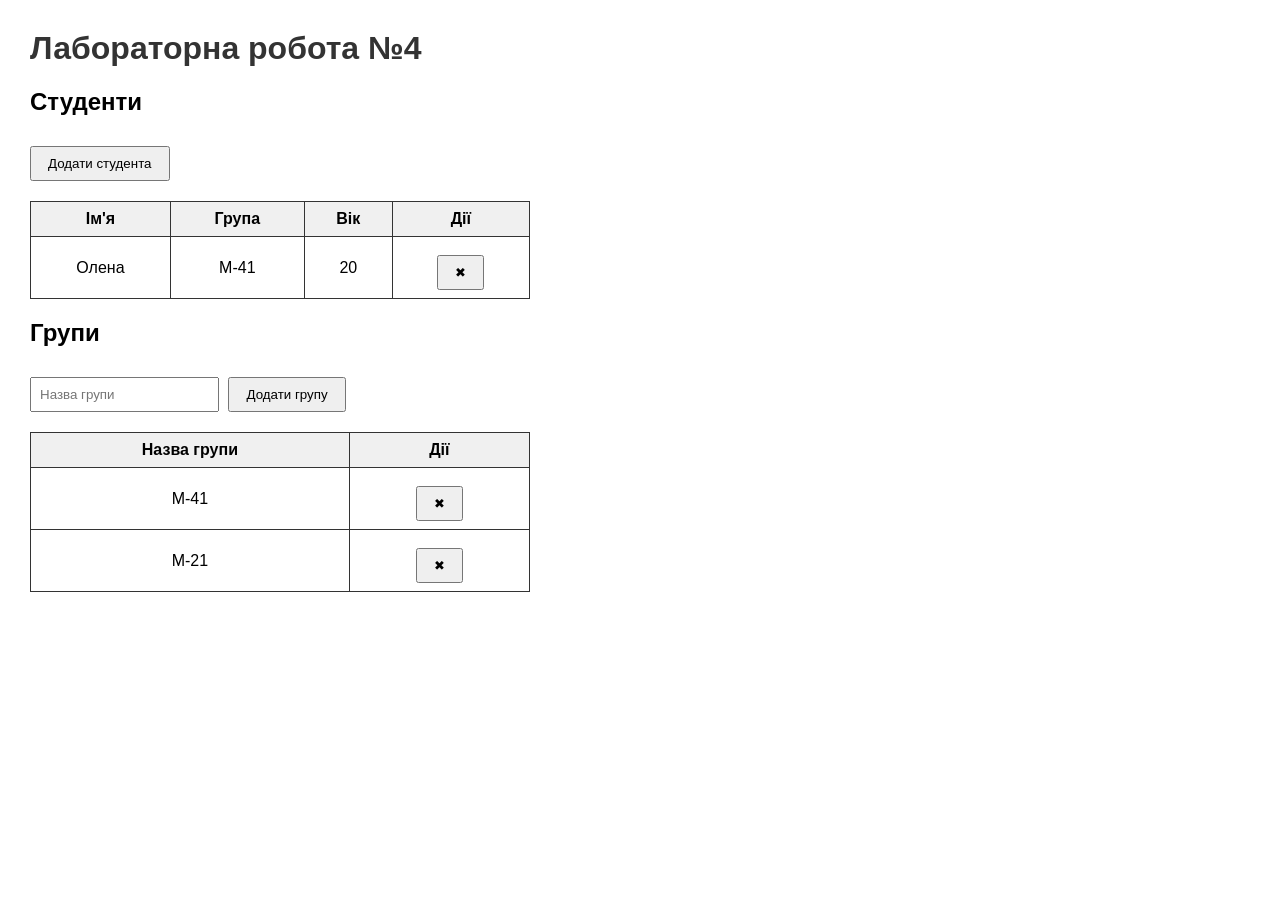
<file: index.html>
<!DOCTYPE html>
<html lang="uk">
<head>
    <meta charset="UTF-8">
    <meta name="viewport" content="width=device-width, initial-scale=1.0">
    <title>Лабораторна робота №4</title>
    <link rel="stylesheet" href="style.css">
</head>

<body>

    <h1>Лабораторна робота №4</h1>

    <h2>Студенти</h2>

    <button id="addButton">Додати студента</button>

    <form id="addForm" style="display: none;">
        <input type="text" id="name" placeholder="Ім'я" required>

        <select id="group" required></select>

        <input type="number" id="age" placeholder="Вік" required>

        <button type="submit">Зберегти</button>
    </form>

    <table>
        <thead>
            <tr>
                <th>Ім'я</th>
                <th>Група</th>
                <th>Вік</th>
                <th>Дії</th>
            </tr>
        </thead>

        <tbody id="tableBody"></tbody>
    </table>


    <h2>Групи</h2>

    <form id="groupForm">
        <input type="text" id="groupName" placeholder="Назва групи" required>
        <button type="submit">Додати групу</button>
    </form>

    <table>
        <thead>
            <tr>
    <th>Назва групи</th>
    <th>Дії</th>
            </tr>
        </thead>

        <tbody id="groupTableBody"></tbody>
    </table>

    <script src="script.js"></script>

</body>
</html>
</file>
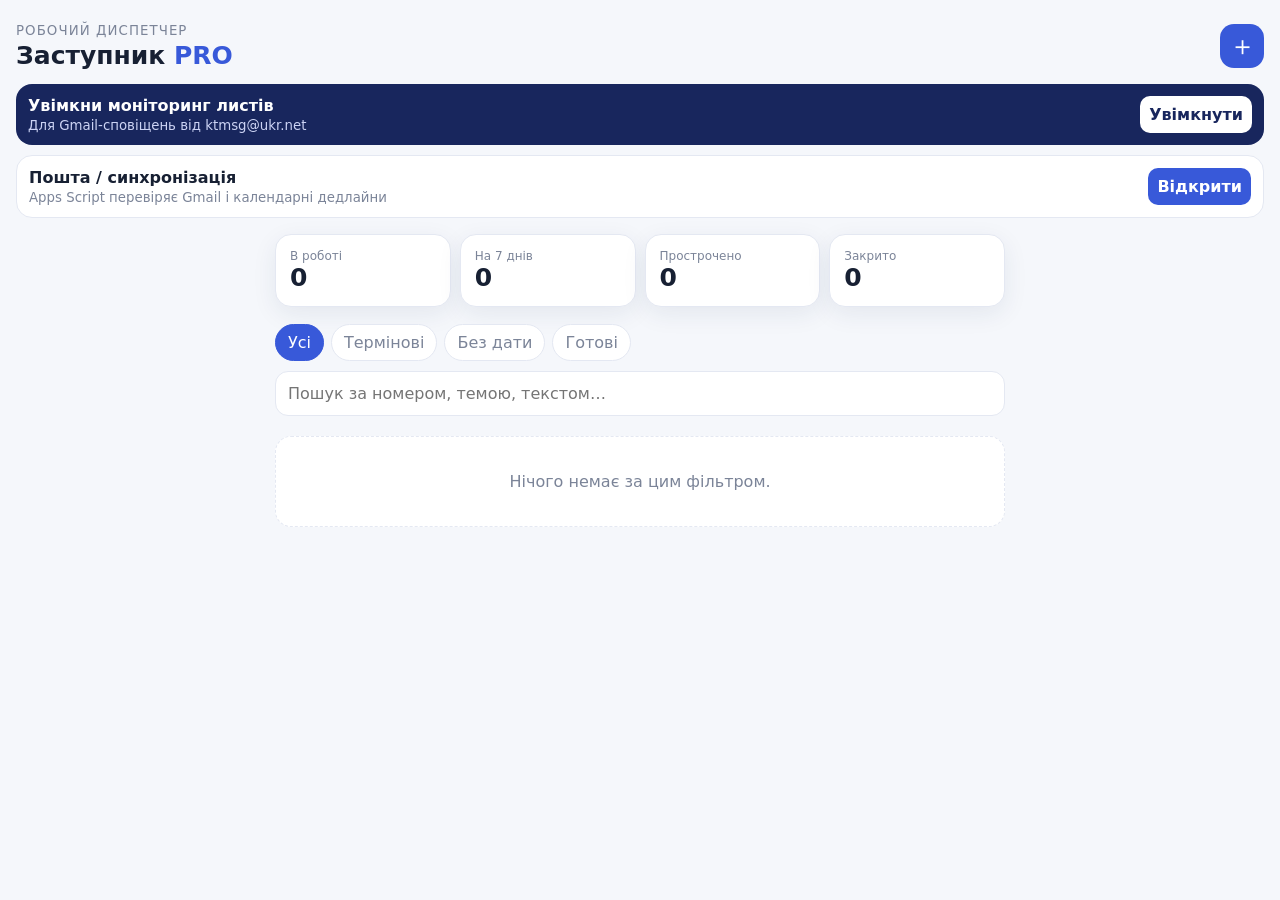
<file: zpro/app/src/main/assets/www/index.html>
<!doctype html><html lang="uk"><head><meta charset="utf-8"><meta name="viewport" content="width=device-width,initial-scale=1,viewport-fit=cover"><meta name="theme-color" content="#3859D9"><title>Заступник PRO</title><link rel="stylesheet" href="styles.css"></head><body>
<header><div><small>Робочий диспетчер</small><h1>Заступник <span>PRO</span></h1></div><button class="add" onclick="quickAdd()">＋</button></header>
<div id="access" class="banner hidden"><div><b>Увімкни моніторинг листів</b><small>Для Gmail-сповіщень від ktmsg@ukr.net</small></div><button onclick="Android.openNotificationAccess()">Увімкнути</button></div><div class="banner" style="background:#fff;color:#172033;border:1px solid #e4e8f2"><div><b>Пошта / синхронізація</b><small style="color:#7b8498">Apps Script перевіряє Gmail і календарні дедлайни</small></div><button style="background:#3859D9;color:#fff" onclick="Android.openMailSync()">Відкрити</button></div>
<main>
<section class="stats"><div><small>В роботі</small><b id="stOpen">0</b></div><div><small>На 7 днів</small><b id="stWeek">0</b></div><div><small>Прострочено</small><b id="stOver">0</b></div><div><small>Закрито</small><b id="stDone">0</b></div></section>
<div class="tabs"><button class="tab active" data-f="all">Усі</button><button class="tab" data-f="urgent">Термінові</button><button class="tab" data-f="nodate">Без дати</button><button class="tab" data-f="done">Готові</button></div>
<input id="search" class="search" placeholder="Пошук за номером, темою, текстом…" oninput="renderTasks()">
<div id="tasks"></div>
</main>
<div id="modal" class="modal hidden"><div class="sheet"><button class="close" onclick="closeModal()">×</button><div id="modalBody"></div></div></div>
<script src="app.js"></script></body></html>
</file>
<file: style.css>
body {
    font-family: Arial, sans-serif;
    margin: 30px;
}

h1 {
    color: #333;
}

button {
    padding: 8px 16px;
    margin-top: 10px;
    cursor: pointer;
}

form {
    margin-top: 20px;
}

input {
    padding: 8px;
    margin-right: 5px;
}

table {
    margin-top: 20px;
    border-collapse: collapse;
    width: 500px;
}

th,
td {
    border: 1px solid #333;
    padding: 8px;
    text-align: center;
}

th {
    background-color: #f0f0f0;
}
</file>
<file: zpro/app/src/main/assets/www/styles.css>
:root{--bg:#f5f7fb;--card:#fff;--text:#172033;--muted:#7b8498;--primary:#3859d9;--line:#e4e8f2;--red:#d94c4c;--amber:#d58b21;--green:#2c9f6f;--shadow:0 7px 24px rgba(31,47,94,.08)}*{box-sizing:border-box}body{margin:0;background:var(--bg);color:var(--text);font-family:system-ui,-apple-system,Segoe UI,Roboto,sans-serif}button,input,select,textarea{font:inherit}header{position:sticky;top:0;z-index:10;display:flex;justify-content:space-between;align-items:center;padding:20px 16px 12px;background:linear-gradient(var(--bg) 82%,rgba(245,247,251,0))}header small{color:var(--muted);text-transform:uppercase;letter-spacing:.08em}h1{margin:2px 0;font-size:25px}h1 span{color:var(--primary)}.add{border:0;background:var(--primary);color:#fff;border-radius:14px;width:44px;height:44px;font-size:27px}.banner{margin:0 16px 10px;background:#18265d;color:#fff;border-radius:16px;padding:12px;display:flex;justify-content:space-between;gap:12px;align-items:center}.banner small{display:block;color:#ccd3f4;margin-top:3px}.banner button{border:0;border-radius:10px;padding:9px;background:#fff;color:#18265d;font-weight:700}.hidden{display:none!important}main{padding:6px 15px 30px;max-width:760px;margin:auto}.stats{display:grid;grid-template-columns:1fr 1fr;gap:9px}.stats div{background:var(--card);border:1px solid var(--line);border-radius:16px;padding:14px;box-shadow:var(--shadow)}.stats small{display:block;color:var(--muted);font-size:12px}.stats b{font-size:25px}.tabs{display:flex;gap:7px;overflow:auto;padding:17px 0 10px}.tab{white-space:nowrap;border:1px solid var(--line);background:#fff;border-radius:99px;padding:8px 12px;color:var(--muted)}.tab.active{background:var(--primary);color:#fff;border-color:var(--primary)}.search{width:100%;border:1px solid var(--line);background:#fff;border-radius:13px;padding:12px;margin-bottom:10px;outline:none}.task{background:#fff;border:1px solid var(--line);border-radius:17px;padding:14px;margin:9px 0;box-shadow:0 4px 14px rgba(31,47,94,.045);position:relative}.task.over{border-left:5px solid var(--red)}.task.soon{border-left:5px solid var(--amber)}.task.done{opacity:.58}.topline{display:flex;justify-content:space-between;gap:8px;align-items:flex-start}.task h3{font-size:15px;margin:0 0 6px;line-height:1.3}.deadline{font-size:11px;font-weight:800;white-space:nowrap;padding:5px 7px;border-radius:8px;background:#eef1fa}.over .deadline{background:#ffe9e9;color:#b73434}.soon .deadline{background:#fff1d8;color:#a7680e}.meta{font-size:12px;color:var(--muted);margin-top:4px}.chips{display:flex;gap:5px;flex-wrap:wrap;margin-top:8px}.chip{font-size:11px;padding:4px 7px;background:#f0f2f7;border-radius:7px}.reg{color:var(--primary);font-weight:700}.empty{text-align:center;color:var(--muted);padding:35px 12px;background:#fff;border:1px dashed var(--line);border-radius:16px;margin-top:10px}.modal{position:fixed;inset:0;background:rgba(20,27,48,.48);z-index:30;display:flex;align-items:flex-end}.sheet{width:100%;max-height:92vh;overflow:auto;background:var(--bg);border-radius:24px 24px 0 0;padding:20px 16px 28px;position:relative}.close{position:absolute;right:13px;top:11px;border:0;width:34px;height:34px;border-radius:50%;background:#e8ebf4;font-size:22px}.form h2{margin:0 42px 16px 0}.field{margin:11px 0}.field label{display:block;font-size:12px;color:var(--muted);margin-bottom:5px}.field input,.field select,.field textarea{width:100%;border:1px solid var(--line);border-radius:12px;padding:12px;background:#fff}.field textarea{min-height:80px}.row{display:flex;gap:8px}.row>*{flex:1}.primary,.secondary,.danger{border:0;border-radius:12px;padding:11px 13px;font-weight:700}.primary{background:var(--primary);color:#fff}.secondary{background:#e9edfb;color:#2d49b6}.danger{background:#ffe8e8;color:#b73535}.actions{display:flex;gap:8px;margin-top:16px}.sourcebox{font-size:12px;background:#eef1f7;color:#60697e;border-radius:12px;padding:10px;margin-top:10px;word-break:break-word}@media(min-width:700px){.stats{grid-template-columns:repeat(4,1fr)}.sheet{max-width:650px;margin:auto}.modal{justify-content:center}}
</file>
